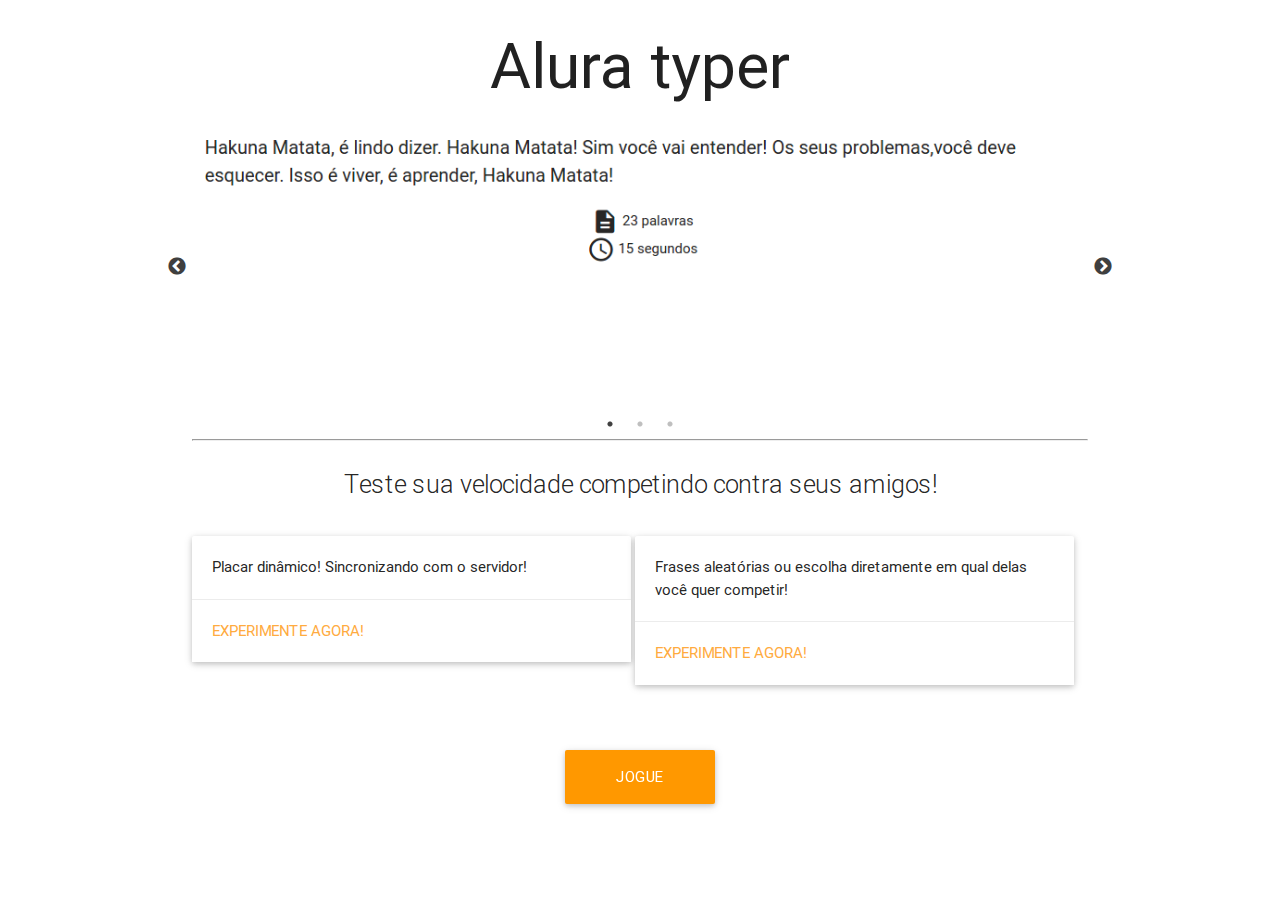
<file: public/index.html>
<!DOCTYPE html>
<html lang="en">
<head>
    <meta charset="UTF-8">
    <title>Alura Typer</title>
    <!--Import materialize.css-->
    <link rel="stylesheet" href="css/libs/materialize.min.css">
    <!-- Import Google Material Icons -->
    <link href="css/libs/google-fonts.css" rel="stylesheet">
    <!-- Import Slick -->
    <link rel="stylesheet" type="text/css" href="slick/slick.css"/>
    <link rel="stylesheet" type="text/css" href="slick/slick-theme.css"/>
    <!-- Personal Page CSS -->
    <link href="css/index.css" rel="stylesheet">
</head>
<body>
    <section class="container">
        <h1 class="center titulo header">Alura typer</h1>
        <div class="slider">
            <img src="img/slide1.png" class="imagem-jogo">
            <img src="img/slide2.png" class="imagem-jogo">
            <img src="img/slide3.png" class="imagem-jogo">
        </div>
        <hr>
        <p class="flow-text center">Teste sua velocidade competindo contra seus amigos!</p>
        <div class="card">
           <div class="card-image">
             <!-- <img src="images/sample-1.jpg"> -->
           </div>
           <div class="card-content">
             <p>Placar dinâmico! Sincronizando com o servidor!</p>
           </div>
           <div class="card-action">
             <a href="principal.html">Experimente agora!</a>
           </div>
         </div>
         <div class="card">
           <div class="card-image">
             <!-- <img src="img/sl.jpg"> -->
           </div>
           <div class="card-content">
             <p>Frases aleatórias ou escolha diretamente em qual delas você quer competir!</p>
           </div>
           <div class="card-action">
             <a href="principal.html">Experimente agora!</a>
           </div>
         </div>

         <a class="waves-effect waves-light btn-large orange" id="botao-jogue" href="principal.html">Jogue agora!</a>

    </section>

    <script src="js/jquery.js"></script>
    <script src="slick/slick.min.js"></script>
    <script src="js/slider.js"></script>

</body>
</html>
</file>
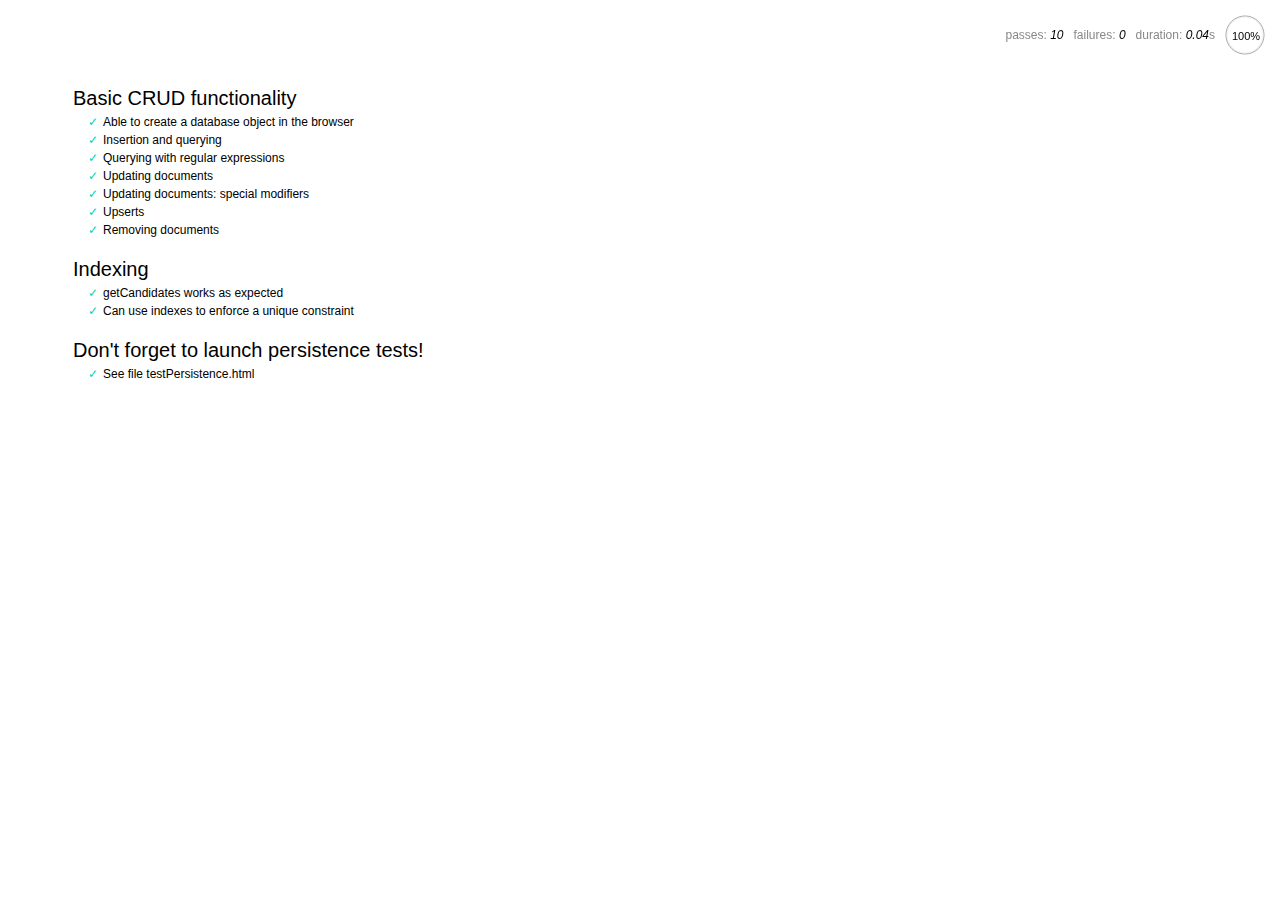
<file: servidor/node_modules/nedb/browser-version/test/index.html>
<!DOCTYPE html>
<html>
<head>
  <meta charset="utf-8">
  <title>Mocha tests for NeDB</title>
  <link rel="stylesheet" href="mocha.css">
</head>
<body>
  <div id="mocha"></div>
  <script src="jquery.min.js"></script>
  <script src="chai.js"></script>
  <script src="underscore.min.js"></script>
  <script src="mocha.js"></script>
  <script>mocha.setup('bdd')</script>
  <script src="../out/nedb.min.js"></script>
  <script src="localforage.js"></script>
  <script src="nedb-browser.js"></script>
  <script>
    mocha.checkLeaks();
    mocha.globals(['jQuery']);
    mocha.run();
  </script>
</body>
</html>
</file>
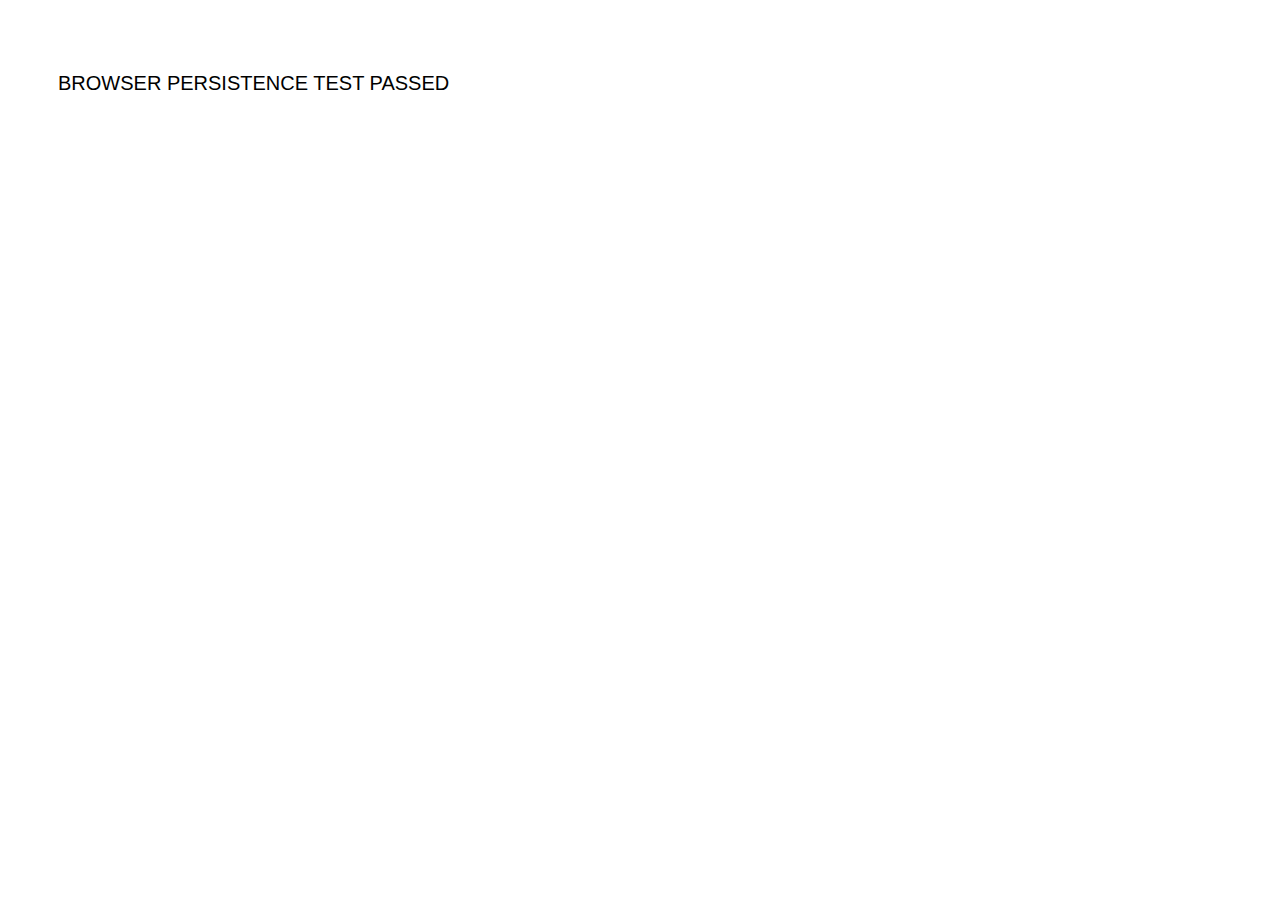
<file: servidor/node_modules/nedb/browser-version/test/testPersistence.html>
<!DOCTYPE html>
<html>
<head>
  <meta charset="utf-8">
  <title>Test NeDB persistence in the browser</title>
  <link rel="stylesheet" href="mocha.css">
</head>
<body>
  <div id="results"></div>
  <script src="../out/nedb.js"></script>
  <script src="./testPersistence.js"></script>
</body>
</html>
</file>
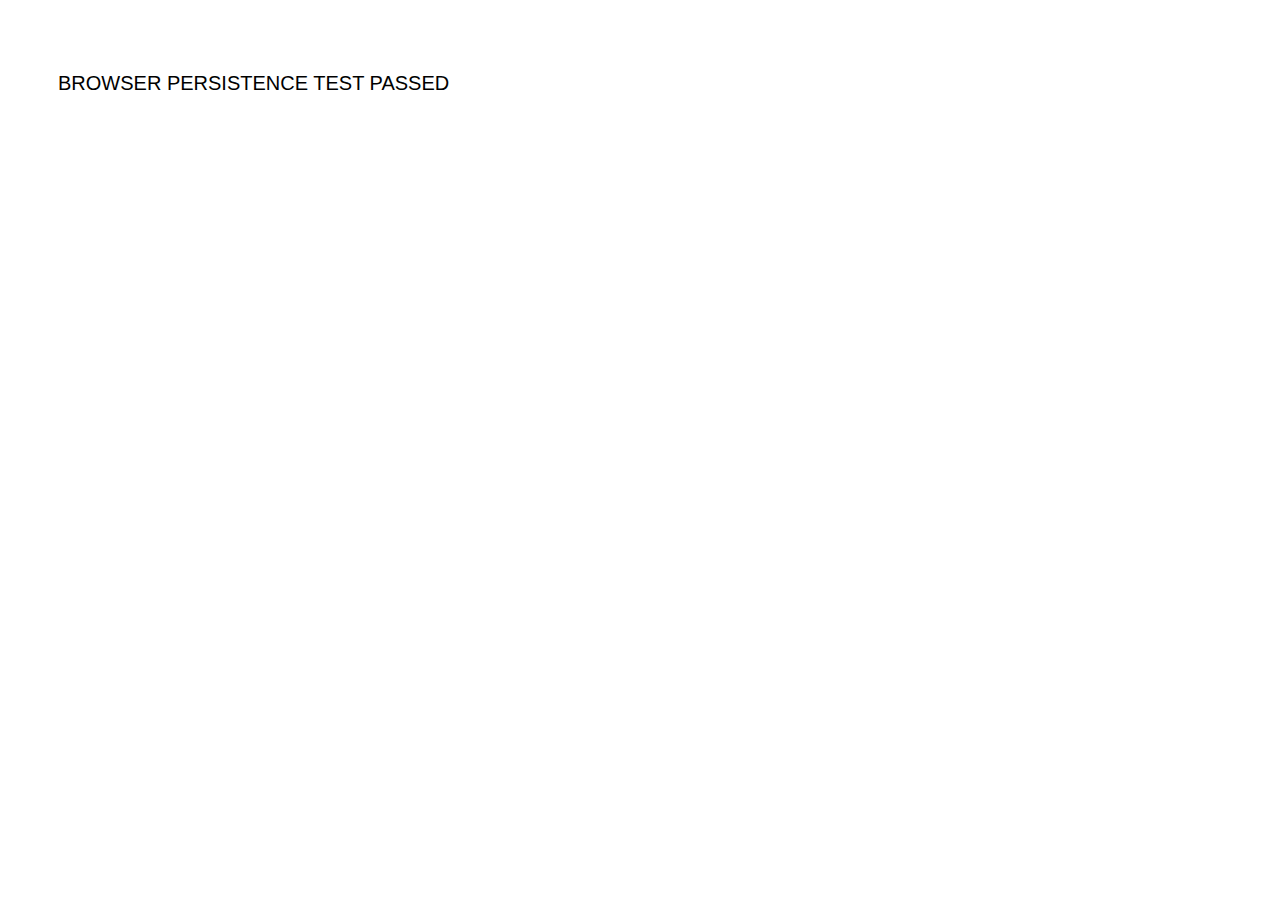
<file: servidor/node_modules/nedb/browser-version/test/testPersistence2.html>
<!DOCTYPE html>
<html>
<head>
  <meta charset="utf-8">
  <title>Test NeDB persistence in the browser - Results</title>
  <link rel="stylesheet" href="mocha.css">
</head>
<body>
  <div id="results"></div>
  <script src="jquery.min.js"></script>
  <script src="../out/nedb.js"></script>
  <script src="./testPersistence2.js"></script>
</body>
</html>
</file>
<file: public/css/libs/google-fonts.css>
/* fallback */
@font-face {
  font-family: 'Material Icons';
  font-style: normal;
  font-weight: 400;
  src: local('../../fonts/Material Icons'), local('../../fonts/MaterialIcons-Regular'), url(https://fonts.gstatic.com/s/materialicons/v17/2fcrYFNaTjcS6g4U3t-Y5ZjZjT5FdEJ140U2DJYC3mY.woff2) format('woff2');
}

.material-icons {
  font-family: 'Material Icons';
  font-weight: normal;
  font-style: normal;
  font-size: 24px;
  line-height: 1;
  letter-spacing: normal;
  text-transform: none;
  display: inline-block;
  white-space: nowrap;
  word-wrap: normal;
  direction: ltr;
  -webkit-font-feature-settings: 'liga';
  -webkit-font-smoothing: antialiased;
}
</file>
<file: public/css/index.css>
.card{
	width: 49%;
	display: inline-block;
	vertical-align: top;
}


#botao-jogue{
	width: 150px;
	display: block;
	margin: 50px auto;
}

/* .imagem-jogo {
	border: 2px solid gray;
} */

.slider {
	height: auto;
}

.slick-prev:before,
.slick-next:before {
	color: black;
}
</file>
<file: servidor/node_modules/nedb/browser-version/test/mocha.css>
@charset "UTF-8";
body {
  font: 20px/1.5 "Helvetica Neue", Helvetica, Arial, sans-serif;
  padding: 60px 50px;
}

#mocha ul, #mocha li {
  margin: 0;
  padding: 0;
}

#mocha ul {
  list-style: none;
}

#mocha h1, #mocha h2 {
  margin: 0;
}

#mocha h1 {
  margin-top: 15px;
  font-size: 1em;
  font-weight: 200;
}

#mocha h1 a {
  text-decoration: none;
  color: inherit;
}

#mocha h1 a:hover {
  text-decoration: underline;
}

#mocha .suite .suite h1 {
  margin-top: 0;
  font-size: .8em;
}

#mocha h2 {
  font-size: 12px;
  font-weight: normal;
  cursor: pointer;
}

#mocha .suite {
  margin-left: 15px;
}

#mocha .test {
  margin-left: 15px;
}

#mocha .test:hover h2::after {
  position: relative;
  top: 0;
  right: -10px;
  content: '(view source)';
  font-size: 12px;
  font-family: arial;
  color: #888;
}

#mocha .test.pending:hover h2::after {
  content: '(pending)';
  font-family: arial;
}

#mocha .test.pass.medium .duration {
  background: #C09853;
}

#mocha .test.pass.slow .duration {
  background: #B94A48;
}

#mocha .test.pass::before {
  content: '✓';
  font-size: 12px;
  display: block;
  float: left;
  margin-right: 5px;
  color: #00d6b2;
}

#mocha .test.pass .duration {
  font-size: 9px;
  margin-left: 5px;
  padding: 2px 5px;
  color: white;
  -webkit-box-shadow: inset 0 1px 1px rgba(0,0,0,.2);
  -moz-box-shadow: inset 0 1px 1px rgba(0,0,0,.2);
  box-shadow: inset 0 1px 1px rgba(0,0,0,.2);
  -webkit-border-radius: 5px;
  -moz-border-radius: 5px;
  -ms-border-radius: 5px;
  -o-border-radius: 5px;
  border-radius: 5px;
}

#mocha .test.pass.fast .duration {
  display: none;
}

#mocha .test.pending {
  color: #0b97c4;
}

#mocha .test.pending::before {
  content: '◦';
  color: #0b97c4;
}

#mocha .test.fail {
  color: #c00;
}

#mocha .test.fail pre {
  color: black;
}

#mocha .test.fail::before {
  content: '✖';
  font-size: 12px;
  display: block;
  float: left;
  margin-right: 5px;
  color: #c00;
}

#mocha .test pre.error {
  color: #c00;
}

#mocha .test pre {
  display: inline-block;
  font: 12px/1.5 monaco, monospace;
  margin: 5px;
  padding: 15px;
  border: 1px solid #eee;
  border-bottom-color: #ddd;
  -webkit-border-radius: 3px;
  -webkit-box-shadow: 0 1px 3px #eee;
}

#report.pass .test.fail {
  display: none;
}

#report.fail .test.pass {
  display: none;
}

#error {
  color: #c00;
  font-size: 1.5  em;
  font-weight: 100;
  letter-spacing: 1px;
}

#stats {
  position: fixed;
  top: 15px;
  right: 10px;
  font-size: 12px;
  margin: 0;
  color: #888;
}

#stats .progress {
  float: right;
  padding-top: 0;
}

#stats em {
  color: black;
}

#stats a {
  text-decoration: none;
  color: inherit;
}

#stats a:hover {
  border-bottom: 1px solid #eee;
}

#stats li {
  display: inline-block;
  margin: 0 5px;
  list-style: none;
  padding-top: 11px;
}

code .comment { color: #ddd }
code .init { color: #2F6FAD }
code .string { color: #5890AD }
code .keyword { color: #8A6343 }
code .number { color: #2F6FAD }
</file>
